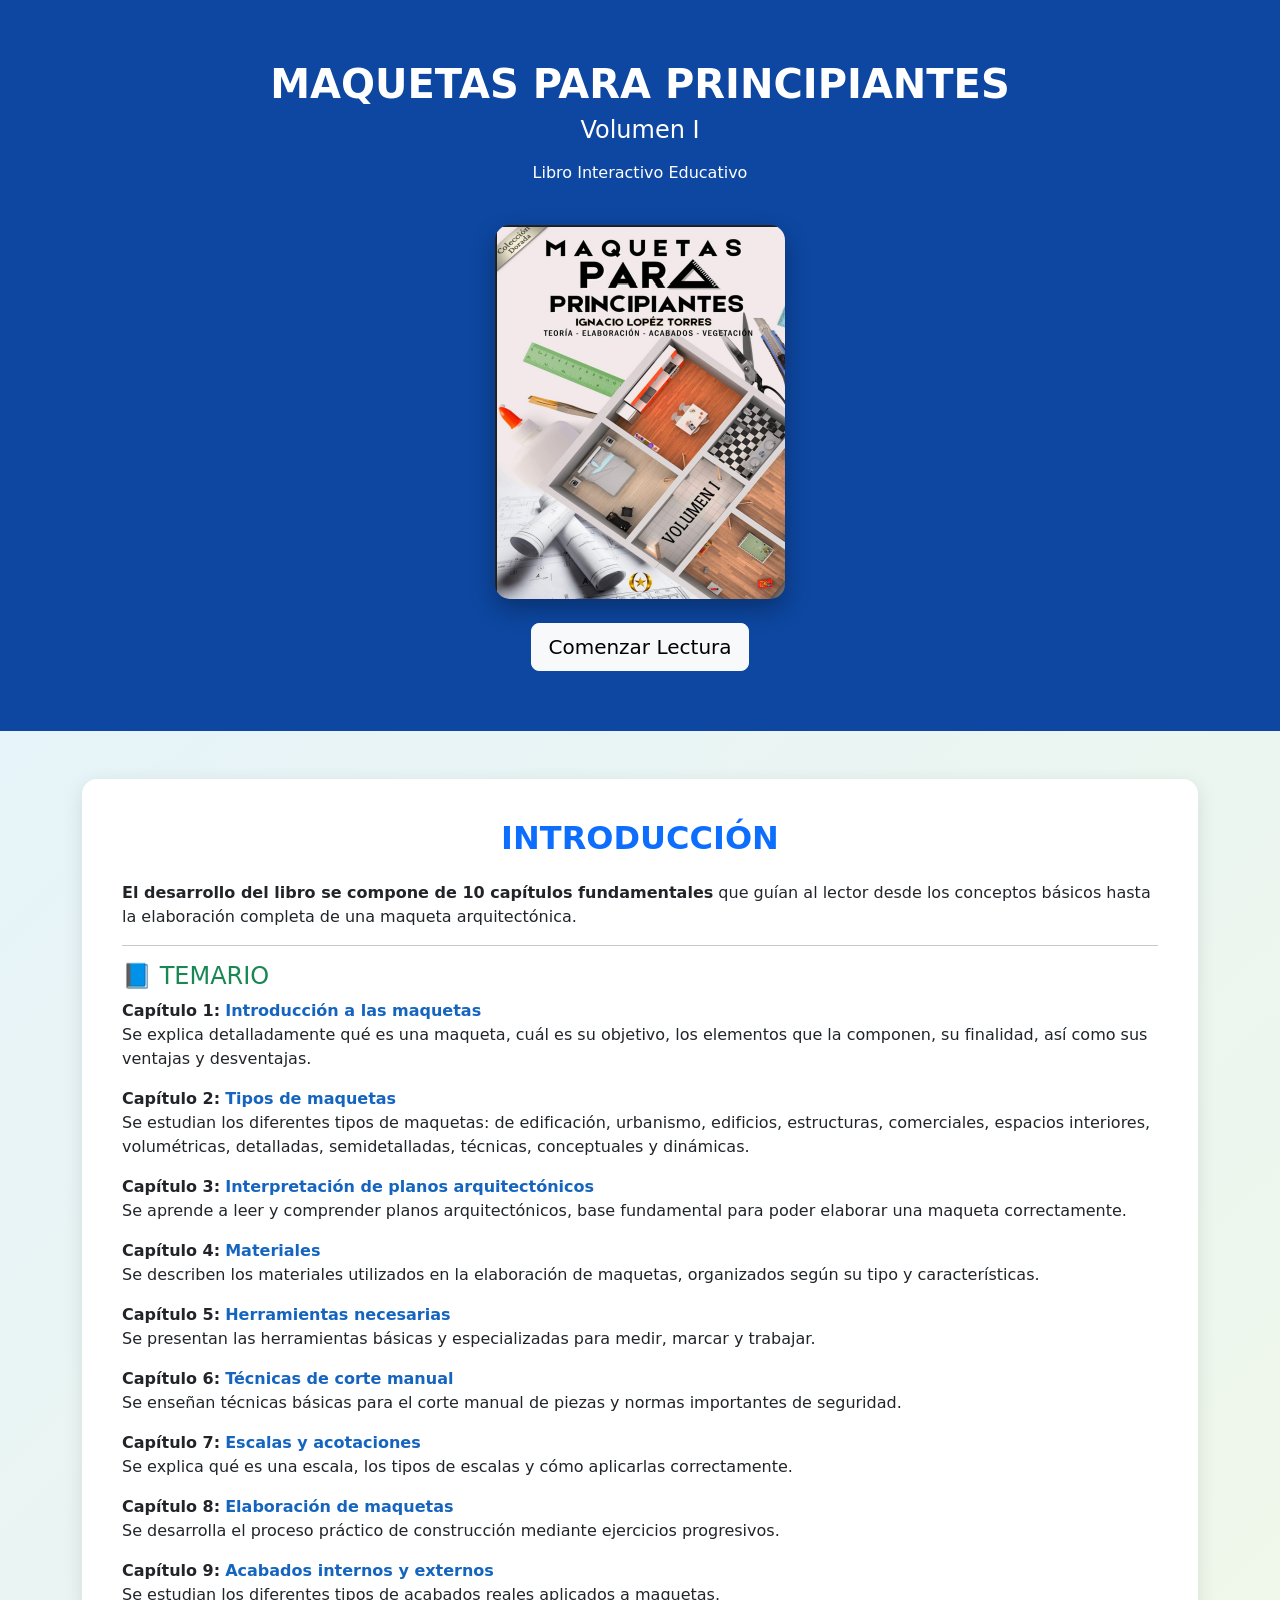
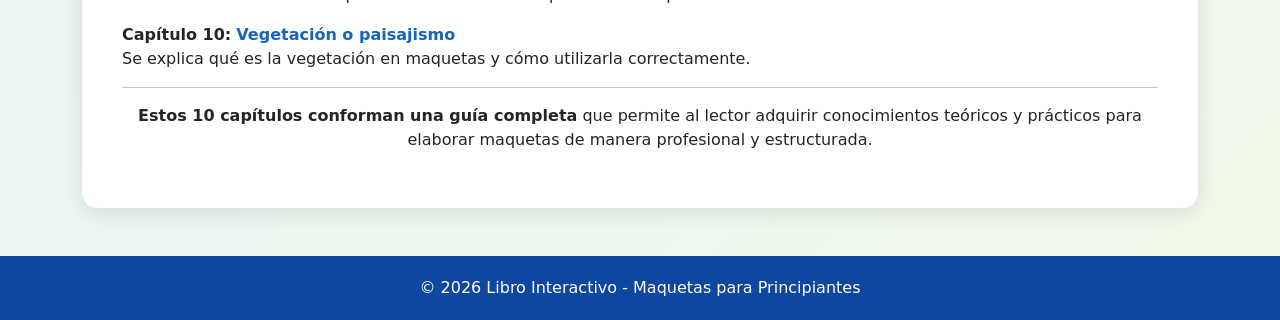
<file: index.html>
<!DOCTYPE html>
<html lang="es">
<head>
    <meta charset="UTF-8">
    <meta name="viewport" content="width=device-width, initial-scale=1.0">
    <title>Libro Interactivo: Maquetas para Principiantes</title>

    <!-- Bootstrap CSS -->
    <link href="https://cdn.jsdelivr.net/npm/bootstrap@5.3.2/dist/css/bootstrap.min.css" rel="stylesheet">

    <style>
        body {
            background: linear-gradient(135deg, #e3f2fd, #f1f8e9);
        }

        .hero-section {
            background-color: #0d47a1;
            color: white;
            padding: 60px 20px;
        }

        .hero-section h1 {
            font-weight: bold;
        }

        .portada-img {
            max-width: 300px;
            border-radius: 15px;
            box-shadow: 0px 10px 25px rgba(0,0,0,0.3);
        }

        .intro-section {
            background-color: white;
            border-radius: 15px;
            padding: 40px;
            box-shadow: 0px 5px 20px rgba(0,0,0,0.1);
        }

        .chapter-link {
            text-decoration: none;
            font-weight: bold;
            color: #1565c0;
        }

        .chapter-link:hover {
            color: #2e7d32;
        }

        footer {
            background-color: #0d47a1;
            color: white;
            padding: 20px;
        }
    </style>
</head>
<body>

    <!-- PORTADA -->
    <section class="hero-section text-center">
        <div class="container">
            <h1>MAQUETAS PARA PRINCIPIANTES</h1>
            <h4>Volumen I</h4>
            <p class="mt-3">Libro Interactivo Educativo</p>

            <!-- Imagen portada -->
            <img src="LIBRO/Portada.png" alt="Portada del libro" class="portada-img mt-4">

            <div class="mt-4">
                <a href="#introduccion" class="btn btn-light btn-lg">Comenzar Lectura</a>
            </div>
        </div>
    </section>

    <!-- INTRODUCCIÓN -->
    <section id="introduccion" class="container my-5">
        <div class="intro-section">

            <h2 class="text-center mb-4 text-primary"><b>INTRODUCCIÓN</b></h2>

            <p><b>El desarrollo del libro se compone de 10 capítulos fundamentales</b> que guían al lector desde los conceptos básicos hasta la elaboración completa de una maqueta arquitectónica.</p>

            <hr>

            <h4 class="text-success">📘 TEMARIO</h4>

            <p><b>Capítulo 1:</b> <a href="cap1.html" class="chapter-link">Introducción a las maquetas</a><br>
            Se explica detalladamente qué es una maqueta, cuál es su objetivo, los elementos que la componen, su finalidad, así como sus ventajas y desventajas.</p>

            <p><b>Capítulo 2:</b> <a href="cap.html" class="chapter-link">Tipos de maquetas</a><br>
            Se estudian los diferentes tipos de maquetas: de edificación, urbanismo, edificios, estructuras, comerciales, espacios interiores, volumétricas, detalladas, semidetalladas, técnicas, conceptuales y dinámicas.</p>

            <p><b>Capítulo 3:</b> <a href="cap3.html" class="chapter-link">Interpretación de planos arquitectónicos</a><br>
            Se aprende a leer y comprender planos arquitectónicos, base fundamental para poder elaborar una maqueta correctamente.</p>

            <p><b>Capítulo 4:</b> <a href="cap4.html" class="chapter-link">Materiales</a><br>
            Se describen los materiales utilizados en la elaboración de maquetas, organizados según su tipo y características.</p>

            <p><b>Capítulo 5:</b> <a href="cap5.html" class="chapter-link">Herramientas necesarias</a><br>
            Se presentan las herramientas básicas y especializadas para medir, marcar y trabajar.</p>

            <p><b>Capítulo 6:</b> <a href="cap6.html" class="chapter-link">Técnicas de corte manual</a><br>
            Se enseñan técnicas básicas para el corte manual de piezas y normas importantes de seguridad.</p>

            <p><b>Capítulo 7:</b> <a href="cap7.html" class="chapter-link">Escalas y acotaciones</a><br>
            Se explica qué es una escala, los tipos de escalas y cómo aplicarlas correctamente.</p>

            <p><b>Capítulo 8:</b> <a href="cap8.html" class="chapter-link">Elaboración de maquetas</a><br>
            Se desarrolla el proceso práctico de construcción mediante ejercicios progresivos.</p>

            <p><b>Capítulo 9:</b> <a href="cap9.html" class="chapter-link">Acabados internos y externos</a><br>
            Se estudian los diferentes tipos de acabados reales aplicados a maquetas.</p>

            <p><b>Capítulo 10:</b> <a href="cap10.html" class="chapter-link">Vegetación o paisajismo</a><br>
            Se explica qué es la vegetación en maquetas y cómo utilizarla correctamente.</p>

            <hr>

            <p class="text-center"><b>Estos 10 capítulos conforman una guía completa</b> que permite al lector adquirir conocimientos teóricos y prácticos para elaborar maquetas de manera profesional y estructurada.</p>

        </div>
    </section>

    <footer class="text-center">
        © 2026 Libro Interactivo - Maquetas para Principiantes
    </footer>

    <!-- Bootstrap JS -->
    <script src="https://cdn.jsdelivr.net/npm/bootstrap@5.3.2/dist/js/bootstrap.bundle.min.js"></script>

</body>
</html>
</file>
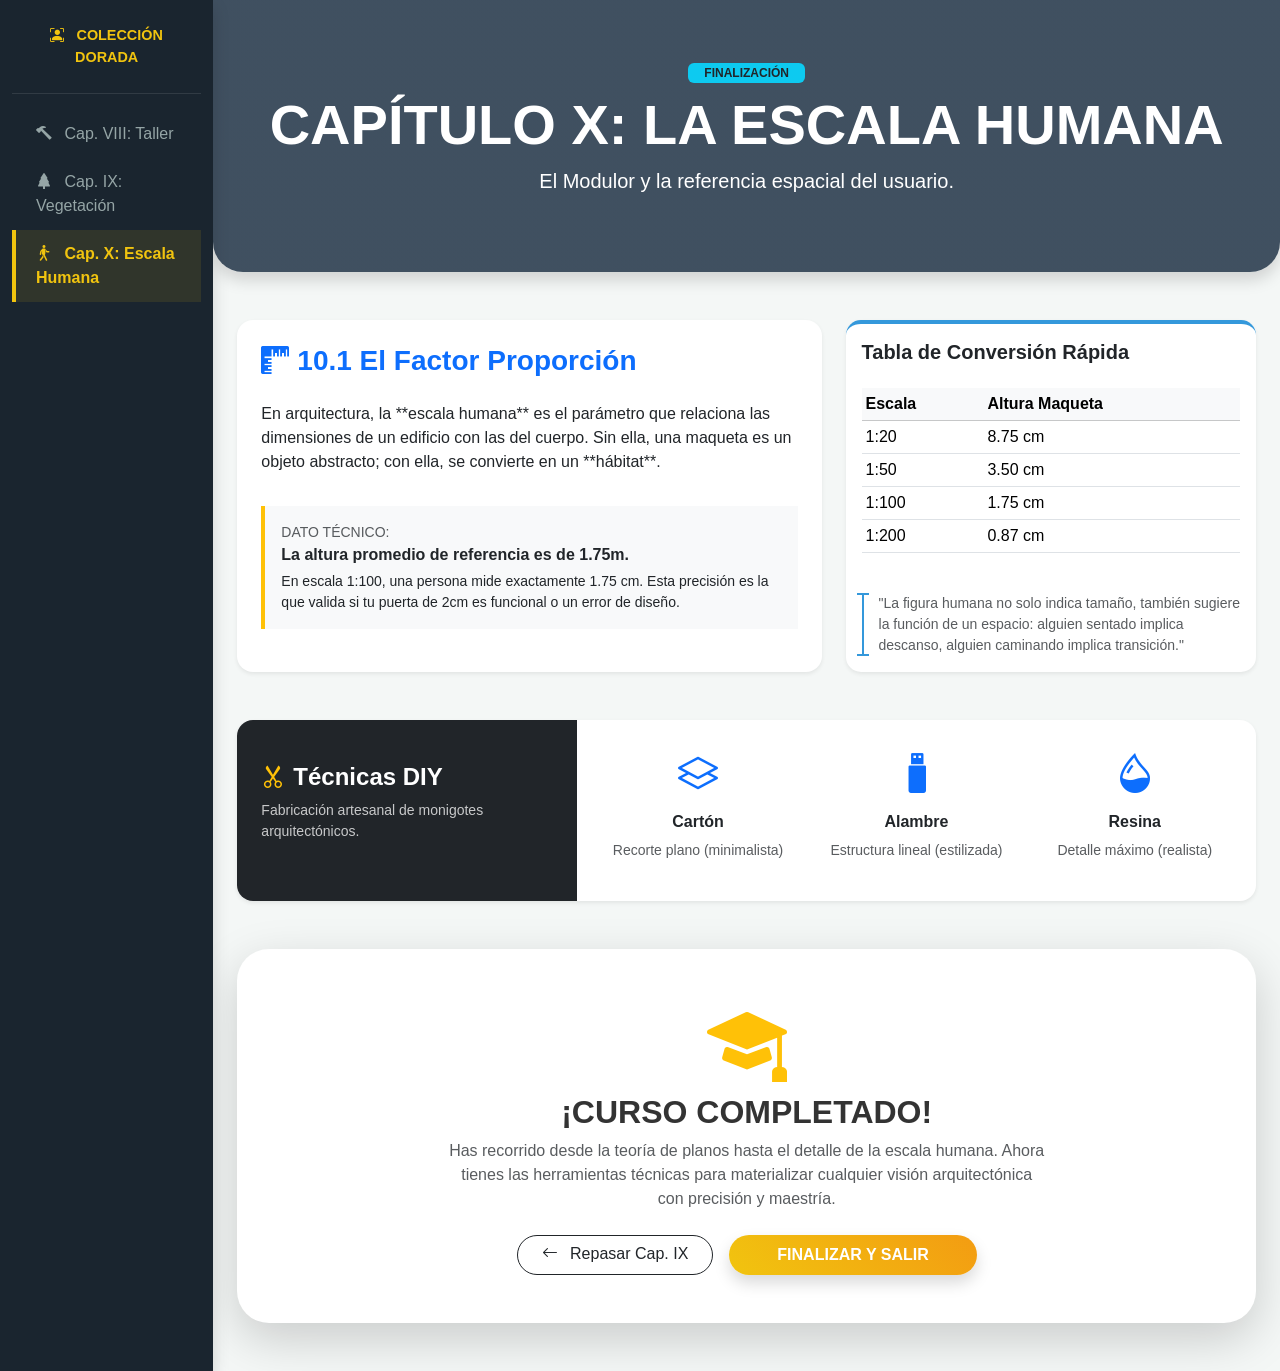
<file: CAPITULO10.html>
<!DOCTYPE html>
<html lang="es">
<head>
    <meta charset="UTF-8">
    <meta name="viewport" content="width=device-width, initial-scale=1.0">
    <title>Capítulo 10: Escala Humana - Colección Dorada</title>
    <link href="https://cdn.jsdelivr.net/npm/bootstrap@5.3.0/dist/css/bootstrap.min.css" rel="stylesheet">
    <link rel="stylesheet" href="https://cdn.jsdelivr.net/npm/bootstrap-icons@1.11.0/font/bootstrap-icons.css">
    <style>
        :root { 
            --arch-dark: #2c3e50; 
            --arch-accent: #f1c40f; 
            --arch-blue: #3498db;
            --arch-light: #f8f9fa;
        }
        
        body { font-family: 'Segoe UI', sans-serif; background-color: #f4f7f6; color: #333; }
        
        /* Sidebar Consistente */
        .sidebar { background: #1a252f; color: white; min-height: 100vh; position: sticky; top: 0; z-index: 1000; }
        .sidebar-header { color: var(--arch-accent); padding: 25px 15px; text-transform: uppercase; font-weight: 700; border-bottom: 1px solid rgba(255,255,255,0.1); font-size: 0.9rem; }
        .nav-link { color: #95a5a6; padding: 12px 20px; transition: 0.3s; border-left: 4px solid transparent; }
        .nav-link:hover { color: var(--arch-accent); background: rgba(255,255,255,0.05); }
        .nav-link.active { color: var(--arch-accent); background: rgba(241, 196, 15, 0.1); border-left: 4px solid var(--arch-accent); font-weight: 600; }

        /* Hero Escala Humana */
        .bg-human { 
            background: linear-gradient(rgba(44, 62, 80, 0.9), rgba(44, 62, 80, 0.9)), url('https://images.unsplash.com/photo-1503387762-592dea58ef23?auto=format&fit=crop&q=80&w=1000'); 
            background-size: cover; color: white; padding: 60px 0; border-radius: 0 0 30px 30px;
        }

        .scale-card { border: none; border-radius: 15px; background: white; transition: 0.3s; border-top: 4px solid var(--arch-blue); }
        .scale-card:hover { transform: translateY(-5px); box-shadow: 0 12px 24px rgba(0,0,0,0.1); }
        
        .measure-line { border-left: 2px solid var(--arch-blue); padding-left: 15px; position: relative; }
        .measure-line::before { content: ''; position: absolute; left: -7px; top: 0; width: 12px; height: 2px; background: var(--arch-blue); }
        .measure-line::after { content: ''; position: absolute; left: -7px; bottom: 0; width: 12px; height: 2px; background: var(--arch-blue); }

        .btn-finish { background: linear-gradient(45deg, #f1c40f, #f39c12); border: none; color: white; transition: 0.3s; }
        .btn-finish:hover { transform: scale(1.05); box-shadow: 0 5px 15px rgba(241, 196, 15, 0.4); color: white; }
    </style>
</head>
<body>

<div class="container-fluid">
    <div class="row">
        <nav class="col-md-3 col-lg-2 d-md-block sidebar shadow">
            <div class="sidebar-header text-center">
                <i class="bi bi-person-bounding-box me-2"></i> Colección Dorada
            </div>
            <ul class="nav flex-column mt-3">
                <li class="nav-item"><a class="nav-link" href="CAPITULO8.html"><i class="bi bi-hammer me-2"></i> Cap. VIII: Taller</a></li>
                <li class="nav-item"><a class="nav-link" href="CAPITULO9.html"><i class="bi bi-tree-fill me-2"></i> Cap. IX: Vegetación</a></li>
                <li class="nav-item"><a class="nav-link active" href="CAPITULO10.html"><i class="bi bi-person-walking me-2"></i> Cap. X: Escala Humana</a></li>
            </ul>
        </nav>

        <main class="col-md-9 ms-sm-auto col-lg-10 p-0">
            <header class="bg-human text-center shadow">
                <div class="container px-4">
                    <span class="badge bg-info text-dark mb-2 px-3 fw-bold">FINALIZACIÓN</span>
                    <h1 class="display-4 fw-bold text-uppercase">Capítulo X: La Escala Humana</h1>
                    <p class="lead opacity-90">El Modulor y la referencia espacial del usuario.</p>
                </div>
            </header>

            <div class="container my-5 px-4">
                <div class="row g-4 align-items-stretch">
                    <div class="col-lg-7">
                        <div class="card border-0 shadow-sm rounded-4 p-4 h-100">
                            <h3 class="fw-bold mb-4 text-primary"><i class="bi bi-rulers me-2"></i>10.1 El Factor Proporción</h3>
                            <p>En arquitectura, la **escala humana** es el parámetro que relaciona las dimensiones de un edificio con las del cuerpo. Sin ella, una maqueta es un objeto abstracto; con ella, se convierte en un **hábitat**.</p>
                            
                            

                            <div class="p-3 bg-light border-start border-4 border-warning mt-3">
                                <small class="text-muted d-block">DATO TÉCNICO:</small>
                                <strong>La altura promedio de referencia es de 1.75m.</strong> 
                                <p class="small mb-0 mt-1">En escala 1:100, una persona mide exactamente 1.75 cm. Esta precisión es la que valida si tu puerta de 2cm es funcional o un error de diseño.</p>
                            </div>
                        </div>
                    </div>

                    <div class="col-lg-5">
                        <div class="card scale-card shadow-sm h-100">
                            <div class="card-body">
                                <h5 class="fw-bold mb-4">Tabla de Conversión Rápida</h5>
                                <div class="table-responsive">
                                    <table class="table table-sm">
                                        <thead class="table-light">
                                            <tr>
                                                <th>Escala</th>
                                                <th>Altura Maqueta</th>
                                            </tr>
                                        </thead>
                                        <tbody>
                                            <tr><td>1:20</td><td>8.75 cm</td></tr>
                                            <tr><td>1:50</td><td>3.50 cm</td></tr>
                                            <tr><td>1:100</td><td>1.75 cm</td></tr>
                                            <tr><td>1:200</td><td>0.87 cm</td></tr>
                                        </tbody>
                                    </table>
                                </div>
                                <div class="measure-line mt-4">
                                    <p class="small text-muted mb-0">"La figura humana no solo indica tamaño, también sugiere la función de un espacio: alguien sentado implica descanso, alguien caminando implica transición."</p>
                                </div>
                            </div>
                        </div>
                    </div>

                    <div class="col-md-12">
                        <div class="card border-0 shadow-sm rounded-4 overflow-hidden mt-4">
                            <div class="row g-0">
                                <div class="col-md-4 bg-dark text-white d-flex flex-column justify-content-center p-4">
                                    <h4 class="fw-bold"><i class="bi bi-scissors me-2 text-warning"></i>Técnicas DIY</h4>
                                    <p class="small opacity-75">Fabricación artesanal de monigotes arquitectónicos.</p>
                                </div>
                                <div class="col-md-8 p-4">
                                    <div class="row text-center">
                                        <div class="col-4">
                                            <i class="bi bi-layers fs-1 text-primary"></i>
                                            <h6 class="mt-2 fw-bold">Cartón</h6>
                                            <p class="small text-muted">Recorte plano (minimalista)</p>
                                        </div>
                                        <div class="col-4">
                                            <i class="bi bi-usb-drive-fill fs-1 text-primary" style="transform: rotate(90deg);"></i>
                                            <h6 class="mt-2 fw-bold">Alambre</h6>
                                            <p class="small text-muted">Estructura lineal (estilizada)</p>
                                        </div>
                                        <div class="col-4">
                                            <i class="bi bi-droplet-half fs-1 text-primary"></i>
                                            <h6 class="mt-2 fw-bold">Resina</h6>
                                            <p class="small text-muted">Detalle máximo (realista)</p>
                                        </div>
                                    </div>
                                </div>
                            </div>
                        </div>
                    </div>
                </div>

                <div class="mt-5 text-center p-5 bg-white rounded-5 shadow-lg">
                    <i class="bi bi-mortarboard-fill display-1 text-warning mb-4"></i>
                    <h2 class="fw-bold">¡CURSO COMPLETADO!</h2>
                    <p class="text-muted mx-auto" style="max-width: 600px;">Has recorrido desde la teoría de planos hasta el detalle de la escala humana. Ahora tienes las herramientas técnicas para materializar cualquier visión arquitectónica con precisión y maestría.</p>
                    
                    <div class="d-flex justify-content-center gap-3 mt-4">
                        <a href="CAPITULO9.html" class="btn btn-outline-dark px-4 rounded-pill"><i class="bi bi-arrow-left me-2"></i> Repasar Cap. IX</a>
                        <a href="index.html" class="btn btn-finish px-5 py-2 rounded-pill fw-bold shadow">FINALIZAR Y SALIR</a>
                    </div>
                </div>
            </div>
        </main>
    </div>
</div>

<script src="https://cdn.jsdelivr.net/npm/bootstrap@5.3.0/dist/js/bootstrap.bundle.min.js"></script>
</body>
</html>
</file>
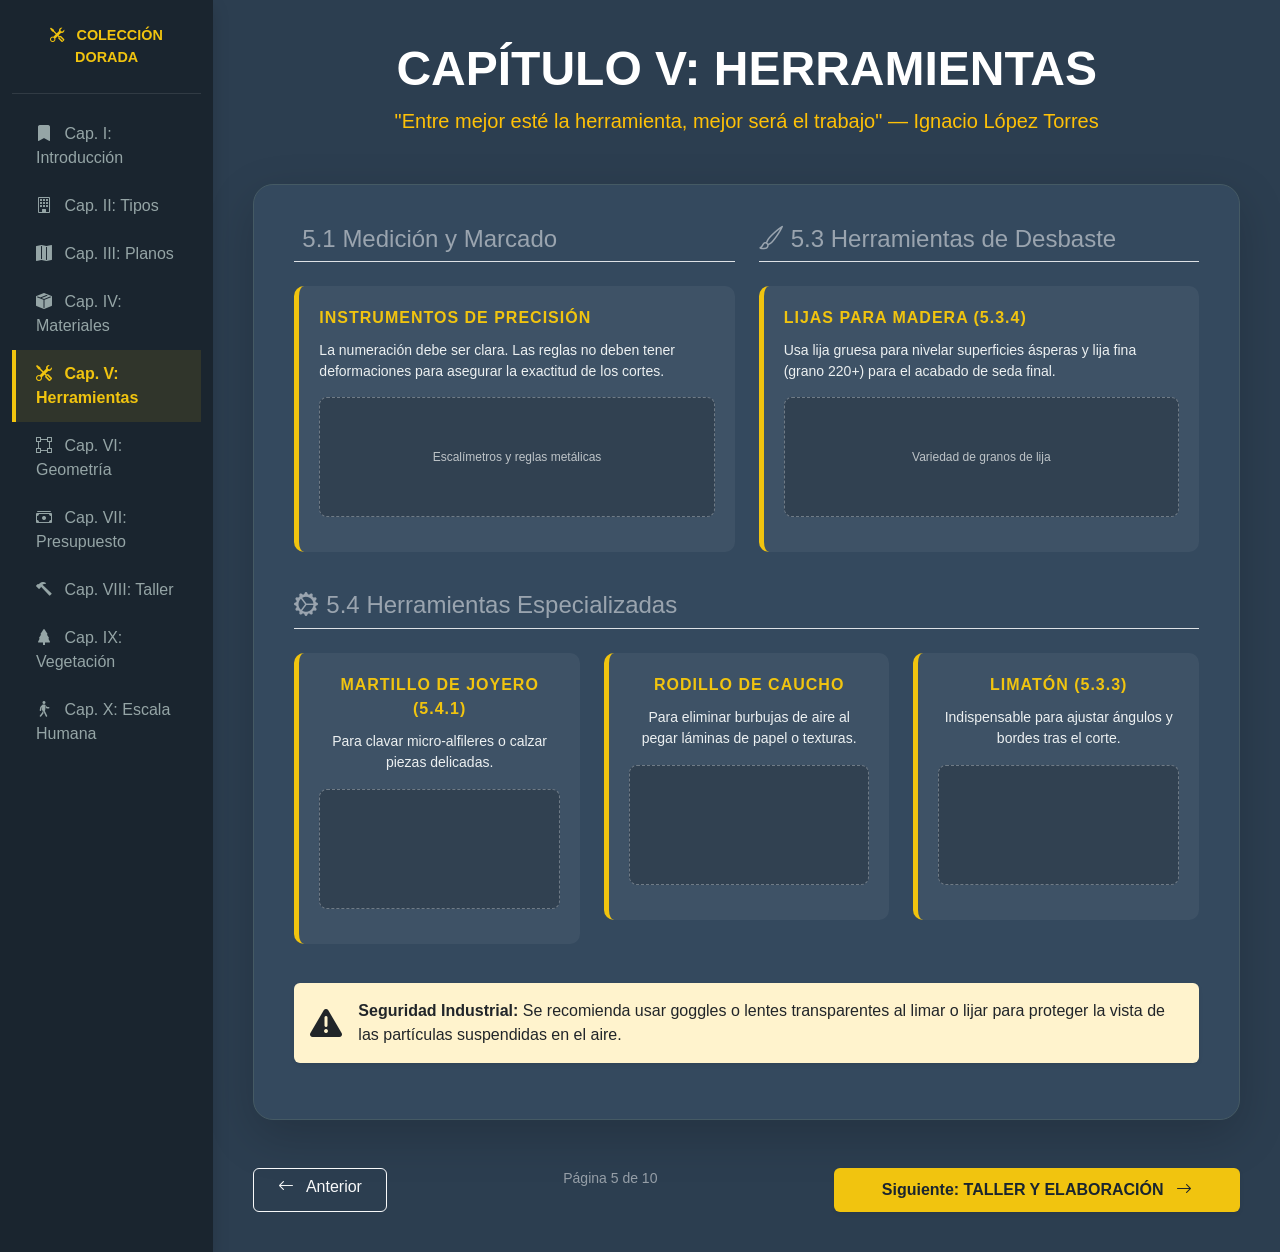
<file: CAPITULO5.html>
<!DOCTYPE html>
<html lang="es">
<head>
    <meta charset="UTF-8">
    <meta name="viewport" content="width=device-width, initial-scale=1.0">
    <title>Capítulo 5: Herramientas - Colección Dorada</title>
    <link href="https://cdn.jsdelivr.net/npm/bootstrap@5.3.0/dist/css/bootstrap.min.css" rel="stylesheet">
    <link href="https://cdnjs.cloudflare.com/ajax/libs/font-awesome/6.0.0/css/all.min.css" rel="stylesheet">
    <link rel="stylesheet" href="https://cdn.jsdelivr.net/npm/bootstrap-icons@1.11.0/font/bootstrap-icons.css">
    <style>
        :root { 
            --arch-gold: #f1c40f; 
            --arch-dark: #1a252f; 
            --arch-bg: #2c3e50;
            --arch-card: #34495e;
        }
        
        body { font-family: 'Open Sans', sans-serif; background-color: var(--arch-bg); color: #ecf0f1; }
        
        /* Sidebar Estilo Unificado */
        .sidebar { background: var(--arch-dark); color: white; min-height: 100vh; position: sticky; top: 0; z-index: 1000; }
        .sidebar-header { color: var(--arch-gold); padding: 25px 15px; text-transform: uppercase; font-weight: 700; border-bottom: 1px solid rgba(255,255,255,0.1); font-size: 0.9rem; }
        .nav-link { color: #95a5a6; padding: 12px 20px; transition: 0.3s; border-left: 4px solid transparent; }
        .nav-link:hover { color: var(--arch-gold); background: rgba(255,255,255,0.05); }
        .nav-link.active { color: var(--arch-gold); background: rgba(241, 196, 15, 0.1); border-left: 4px solid var(--arch-gold); font-weight: 600; }

        /* Contenido y Herramientas */
        .main-content { padding: 40px; }
        .tool-box { background: var(--arch-card); padding: 40px; border-radius: 20px; border: 1px solid #455a64; }
        .tool-item { background: rgba(255,255,255,0.05); padding: 20px; border-radius: 10px; margin-bottom: 15px; border-left: 5px solid var(--arch-gold); transition: 0.3s; }
        .tool-item:hover { background: rgba(255,255,255,0.1); }
        .tool-title { color: var(--arch-gold); font-weight: bold; text-transform: uppercase; letter-spacing: 1px; margin-bottom: 10px; display: block; }
        
        /* Contenedores de Imágenes */
        .img-placeholder {
            background: rgba(0,0,0,0.2); border: 1px dashed rgba(255,255,255,0.3); border-radius: 8px;
            margin: 15px 0; min-height: 120px; display: flex;
            align-items: center; justify-content: center; flex-direction: column;
            color: #bdc3c7; font-size: 0.75rem; text-align: center; padding: 10px;
        }

        .btn-next { background-color: var(--arch-gold); color: var(--arch-dark); font-weight: bold; border: none; padding: 10px 30px; }
        .btn-next:hover { background-color: #d4ac0d; color: var(--arch-dark); }
    </style>
</head>
<body>

<div class="container-fluid">
    <div class="row">
        <nav class="col-md-3 col-lg-2 d-md-block sidebar shadow">
            <div class="sidebar-header text-center">
                <i class="bi bi-tools me-2"></i> Colección Dorada
            </div>
            <ul class="nav flex-column mt-3">
                <li class="nav-item"><a class="nav-link" href="CAPITULO1.html"><i class="bi bi-bookmark-fill me-2"></i> Cap. I: Introducción</a></li>
                <li class="nav-item"><a class="nav-link" href="CAPITULO2.html"><i class="bi bi-building me-2"></i> Cap. II: Tipos</a></li>
                <li class="nav-item"><a class="nav-link" href="CAPITULO3.html"><i class="bi bi-map-fill me-2"></i> Cap. III: Planos</a></li>
                <li class="nav-item"><a class="nav-link" href="CAPITULO4.html"><i class="bi bi-box-seam-fill me-2"></i> Cap. IV: Materiales</a></li>
                <li class="nav-item"><a class="nav-link active" href="CAPITULO5.html"><i class="bi bi-tools me-2"></i> Cap. V: Herramientas</a></li>
                <li class="nav-item"><a class="nav-link" href="CAPITULO6.html"><i class="bi bi-bounding-box me-2"></i> Cap. VI: Geometría</a></li>
                <li class="nav-item"><a class="nav-link" href="CAPITULO7.html"><i class="bi bi-cash-stack me-2"></i> Cap. VII: Presupuesto</a></li>
                <li class="nav-item"><a class="nav-link" href="CAPITULO8.html"><i class="bi bi-hammer me-2"></i> Cap. VIII: Taller</a></li>
                <li class="nav-item"><a class="nav-link" href="CAPITULO9.html"><i class="bi bi-tree-fill me-2"></i> Cap. IX: Vegetación</a></li>
                <li class="nav-item"><a class="nav-link" href="CAPITULO10.html"><i class="bi bi-person-walking me-2"></i> Cap. X: Escala Humana</a></li>
            </ul>
        </nav>

        <main class="col-md-9 ms-sm-auto col-lg-10 main-content">
            <div class="text-center mb-5">
                <h1 class="display-5 fw-bold text-white">CAPÍTULO V: HERRAMIENTAS</h1>
                <p class="text-warning lead">"Entre mejor esté la herramienta, mejor será el trabajo" — Ignacio López Torres</p>
            </div>

            <div class="tool-box shadow-lg">
                <div class="row">
                    <div class="col-md-6">
                        <h4 class="mb-4 border-bottom pb-2 text-white-50"><i class="bi bi-ruler me-2"></i>5.1 Medición y Marcado</h4>
                        <div class="tool-item">
                            <span class="tool-title">Instrumentos de Precisión</span>
                            <p class="small mb-2">La numeración debe ser clara. Las reglas no deben tener deformaciones para asegurar la exactitud de los cortes.</p>
                            <div class="img-placeholder">
                                
                                <span>Escalímetros y reglas metálicas</span>
                            </div>
                        </div>
                    </div>

                    <div class="col-md-6">
                        <h4 class="mb-4 border-bottom pb-2 text-white-50"><i class="bi bi-brush me-2"></i>5.3 Herramientas de Desbaste</h4>
                        <div class="tool-item">
                            <span class="tool-title">Lijas para Madera (5.3.4)</span>
                            <p class="small mb-2">Usa lija gruesa para nivelar superficies ásperas y lija fina (grano 220+) para el acabado de seda final.</p>
                            <div class="img-placeholder">
                                
                                <span>Variedad de granos de lija</span>
                            </div>
                        </div>
                    </div>

                    <div class="col-md-12 mt-4">
                        <h4 class="mb-4 border-bottom pb-2 text-white-50"><i class="bi bi-gear-wide-connected me-2"></i>5.4 Herramientas Especializadas</h4>
                        <div class="row">
                            <div class="col-md-4">
                                <div class="tool-item text-center">
                                    <span class="tool-title">Martillo de Joyero (5.4.1)</span>
                                    <p class="small">Para clavar micro-alfileres o calzar piezas delicadas.</p>
                                    <div class="img-placeholder">
                                        
                                    </div>
                                </div>
                            </div>
                            <div class="col-md-4">
                                <div class="tool-item text-center">
                                    <span class="tool-title">Rodillo de Caucho</span>
                                    <p class="small">Para eliminar burbujas de aire al pegar láminas de papel o texturas.</p>
                                    <div class="img-placeholder">
                                        
                                    </div>
                                </div>
                            </div>
                            <div class="col-md-4">
                                <div class="tool-item text-center">
                                    <span class="tool-title">Limatón (5.3.3)</span>
                                    <p class="small">Indispensable para ajustar ángulos y bordes tras el corte.</p>
                                    <div class="img-placeholder">
                                        
                                    </div>
                                </div>
                            </div>
                        </div>
                    </div>
                </div>

                <div class="alert alert-warning mt-4 text-dark border-0 shadow-sm d-flex align-items-center">
                    <i class="fas fa-exclamation-triangle fa-2x me-3"></i>
                    <div>
                        <strong>Seguridad Industrial:</strong> Se recomienda usar goggles o lentes transparentes al limar o lijar para proteger la vista de las partículas suspendidas en el aire.
                    </div>
                </div>
            </div>

            <div class="d-flex justify-content-between mt-5">
                <a href="CAPITULO4.html" class="btn btn-outline-light px-4"><i class="bi bi-arrow-left me-2"></i> Anterior</a>
                <div class="text-center text-white-50 small">Página 5 de 10</div>
                <a href="CAPITULO6.html" class="btn btn-next px-5 shadow-sm">Siguiente: TALLER Y ELABORACIÓN <i class="bi bi-arrow-right ms-2"></i></a>
            </div>
        </main>
    </div>
</div>

<script src="https://cdn.jsdelivr.net/npm/bootstrap@5.3.0/dist/js/bootstrap.bundle.min.js"></script>
</body>
</html>
</file>
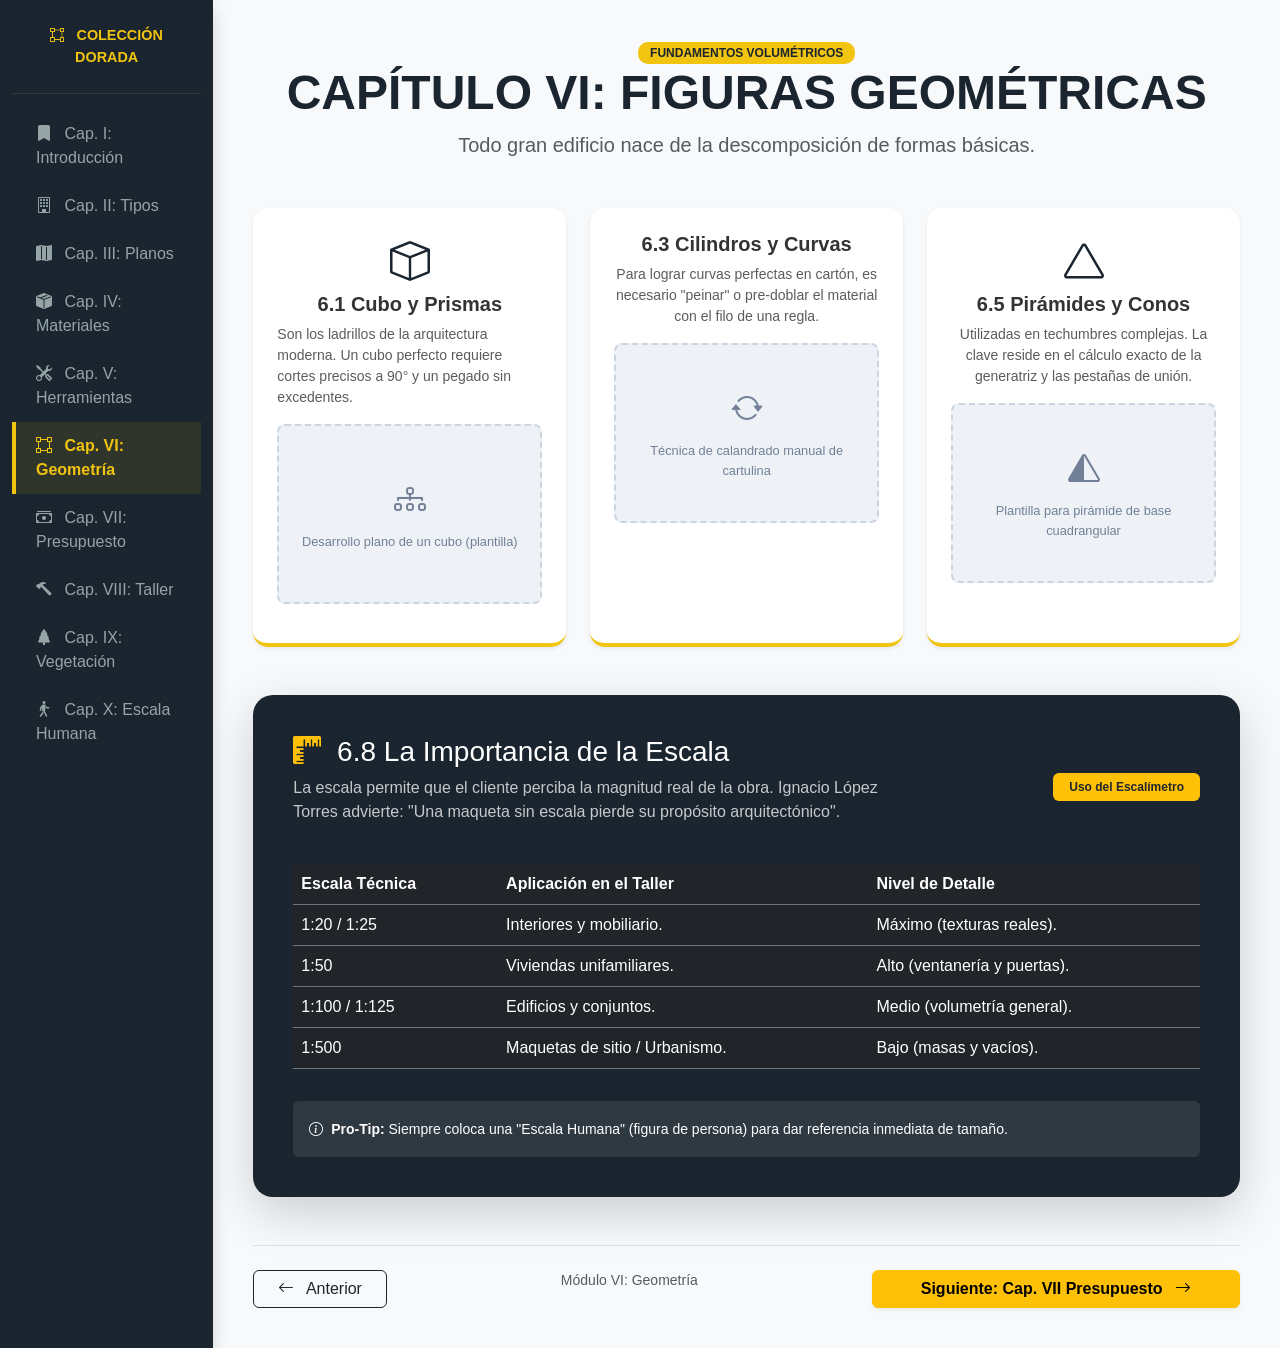
<file: CAPITULO6.html>
<!DOCTYPE html>
<html lang="es">
<head>
    <meta charset="UTF-8">
    <meta name="viewport" content="width=device-width, initial-scale=1.0">
    <title>Capítulo 6: Geometría y Escala - Colección Dorada</title>
    <link href="https://cdn.jsdelivr.net/npm/bootstrap@5.3.0/dist/css/bootstrap.min.css" rel="stylesheet">
    <link rel="stylesheet" href="https://cdn.jsdelivr.net/npm/bootstrap-icons@1.11.0/font/bootstrap-icons.css">
    <style>
        :root { 
            --arch-dark: #1a252f; 
            --arch-gold: #f1c40f; 
            --arch-bg: #f8f9fa;
        }

        body { font-family: 'Open Sans', sans-serif; background-color: var(--arch-bg); color: #333; }
        
        /* Sidebar Unificado */
        .sidebar { background: var(--arch-dark); color: white; min-height: 100vh; position: sticky; top: 0; }
        .sidebar-header { color: var(--arch-gold); padding: 25px 15px; text-transform: uppercase; font-weight: 700; border-bottom: 1px solid rgba(255,255,255,0.1); font-size: 0.9rem; }
        .nav-link { color: #95a5a6; padding: 12px 20px; transition: 0.3s; border-left: 4px solid transparent; }
        .nav-link:hover { color: var(--arch-gold); background: rgba(255,255,255,0.05); }
        .nav-link.active { color: var(--arch-gold); background: rgba(241, 196, 15, 0.1); border-left: 4px solid var(--arch-gold); font-weight: 600; }

        /* Contenido Principal */
        .main-content { padding: 40px; }
        .geo-card { border: none; border-radius: 15px; background: white; transition: 0.4s; height: 100%; border-bottom: 4px solid var(--arch-gold); }
        .geo-card:hover { transform: translateY(-10px); box-shadow: 0 15px 30px rgba(0,0,0,0.1); }
        
        .shape-icon { font-size: 2.5rem; color: var(--arch-dark); margin-bottom: 15px; }
        
        .scale-info { background: var(--arch-dark); color: white; border-radius: 20px; padding: 40px; }
        
        /* Contenedores de Imágenes */
        .img-placeholder {
            background: #eef2f7; border: 2px dashed #cbd5e0; border-radius: 8px;
            margin: 15px 0; min-height: 180px; display: flex;
            align-items: center; justify-content: center; flex-direction: column;
            color: #718096; font-size: 0.8rem; text-align: center; padding: 15px;
        }

        .badge-step { background: var(--arch-gold); color: var(--arch-dark); font-weight: bold; padding: 4px 12px; border-radius: 10px; font-size: 0.75rem; }
    </style>
</head>
<body>

<div class="container-fluid">
    <div class="row">
        <nav class="col-md-3 col-lg-2 d-md-block sidebar shadow">
            <div class="sidebar-header text-center">
                <i class="bi bi-bounding-box me-2"></i> Colección Dorada
            </div>
            <ul class="nav flex-column mt-3">
                <li class="nav-item"><a class="nav-link" href="CAPITULO1.html"><i class="bi bi-bookmark-fill me-2"></i> Cap. I: Introducción</a></li>
                <li class="nav-item"><a class="nav-link" href="CAPITULO2.html"><i class="bi bi-building me-2"></i> Cap. II: Tipos</a></li>
                <li class="nav-item"><a class="nav-link" href="CAPITULO3.html"><i class="bi bi-map-fill me-2"></i> Cap. III: Planos</a></li>
                <li class="nav-item"><a class="nav-link" href="CAPITULO4.html"><i class="bi bi-box-seam-fill me-2"></i> Cap. IV: Materiales</a></li>
                <li class="nav-item"><a class="nav-link" href="CAPITULO5.html"><i class="bi bi-tools me-2"></i> Cap. V: Herramientas</a></li>
                <li class="nav-item"><a class="nav-link active" href="CAPITULO6.html"><i class="bi bi-bounding-box me-2"></i> Cap. VI: Geometría</a></li>
                <li class="nav-item"><a class="nav-link" href="CAPITULO7.html"><i class="bi bi-cash-stack me-2"></i> Cap. VII: Presupuesto</a></li>
                <li class="nav-item"><a class="nav-link" href="CAPITULO8.html"><i class="bi bi-hammer me-2"></i> Cap. VIII: Taller</a></li>
                <li class="nav-item"><a class="nav-link" href="CAPITULO9.html"><i class="bi bi-tree-fill me-2"></i> Cap. IX: Vegetación</a></li>
                <li class="nav-item"><a class="nav-link" href="CAPITULO10.html"><i class="bi bi-person-walking me-2"></i> Cap. X: Escala Humana</a></li>
            </ul>
        </nav>

        <main class="col-md-9 ms-sm-auto col-lg-10 main-content">
            <header class="text-center mb-5">
                <span class="badge-step text-uppercase mb-2">Fundamentos Volumétricos</span>
                <h1 class="display-5 fw-bold text-uppercase" style="color: var(--arch-dark);">Capítulo VI: Figuras Geométricas</h1>
                <p class="lead text-muted">Todo gran edificio nace de la descomposición de formas básicas.</p>
            </header>

            <div class="row g-4">
                <div class="col-md-4">
                    <div class="geo-card p-4 shadow-sm">
                        <div class="text-center">
                            <i class="bi bi-box shape-icon"></i>
                            <h5 class="fw-bold">6.1 Cubo y Prismas</h5>
                        </div>
                        <p class="small text-muted">Son los ladrillos de la arquitectura moderna. Un cubo perfecto requiere cortes precisos a 90° y un pegado sin excedentes.</p>
                        <div class="img-placeholder">
                            <i class="bi bi-diagram-3 fs-2 mb-2"></i>
                            <span>Desarrollo plano de un cubo (plantilla)</span>
                        </div>
                    </div>
                </div>

                <div class="col-md-4">
                    <div class="geo-card p-4 shadow-sm text-center">
                        <i class="bi bi-circle-upside-down shape-icon"></i>
                        <h5 class="fw-bold">6.3 Cilindros y Curvas</h5>
                        <p class="small text-muted">Para lograr curvas perfectas en cartón, es necesario "peinar" o pre-doblar el material con el filo de una regla.</p>
                        <div class="img-placeholder">
                            <i class="bi bi-arrow-repeat fs-2 mb-2"></i>
                            <span>Técnica de calandrado manual de cartulina</span>
                        </div>
                    </div>
                </div>

                <div class="col-md-4">
                    <div class="geo-card p-4 shadow-sm text-center">
                        <i class="bi bi-triangle shape-icon"></i>
                        <h5 class="fw-bold">6.5 Pirámides y Conos</h5>
                        <p class="small text-muted">Utilizadas en techumbres complejas. La clave reside en el cálculo exacto de la generatriz y las pestañas de unión.</p>
                        <div class="img-placeholder">
                            <i class="bi bi-triangle-half fs-2 mb-2"></i>
                            <span>Plantilla para pirámide de base cuadrangular</span>
                        </div>
                    </div>
                </div>
            </div>

            <div class="row mt-5">
                <div class="col-12">
                    <div class="scale-info shadow-lg">
                        <div class="row align-items-center">
                            <div class="col-md-8">
                                <h3><i class="bi bi-rulers me-2 text-warning"></i> 6.8 La Importancia de la Escala</h3>
                                <p class="opacity-75">La escala permite que el cliente perciba la magnitud real de la obra. Ignacio López Torres advierte: "Una maqueta sin escala pierde su propósito arquitectónico".</p>
                            </div>
                            <div class="col-md-4 text-end">
                                <span class="badge bg-warning text-dark px-3 py-2">Uso del Escalímetro</span>
                            </div>
                        </div>
                        
                        <div class="table-responsive mt-4">
                            <table class="table table-dark table-hover border-secondary">
                                <thead class="text-warning">
                                    <tr>
                                        <th>Escala Técnica</th>
                                        <th>Aplicación en el Taller</th>
                                        <th>Nivel de Detalle</th>
                                    </tr>
                                </thead>
                                <tbody>
                                    <tr><td>1:20 / 1:25</td><td>Interiores y mobiliario.</td><td>Máximo (texturas reales).</td></tr>
                                    <tr><td>1:50</td><td>Viviendas unifamiliares.</td><td>Alto (ventanería y puertas).</td></tr>
                                    <tr><td>1:100 / 1:125</td><td>Edificios y conjuntos.</td><td>Medio (volumetría general).</td></tr>
                                    <tr><td>1:500</td><td>Maquetas de sitio / Urbanismo.</td><td>Bajo (masas y vacíos).</td></tr>
                                </tbody>
                            </table>
                        </div>
                        <div class="mt-3 p-3 bg-secondary bg-opacity-25 rounded">
                            <small><i class="bi bi-info-circle me-1"></i> <strong>Pro-Tip:</strong> Siempre coloca una "Escala Humana" (figura de persona) para dar referencia inmediata de tamaño.</small>
                        </div>
                    </div>
                </div>
            </div>

            <div class="d-flex justify-content-between mt-5 pt-4 border-top">
                <a href="CAPITULO5.html" class="btn btn-outline-dark px-4"><i class="bi bi-arrow-left me-2"></i> Anterior</a>
                <div class="text-center text-muted small">Módulo VI: Geometría</div>
                <a href="CAPITULO7.html" class="btn btn-warning px-5 fw-bold shadow-sm">Siguiente: Cap. VII Presupuesto <i class="bi bi-arrow-right ms-2"></i></a>
            </div>
        </main>
    </div>
</div>

<script src="https://cdn.jsdelivr.net/npm/bootstrap@5.3.0/dist/js/bootstrap.bundle.min.js"></script>
</body>
</html>
</file>
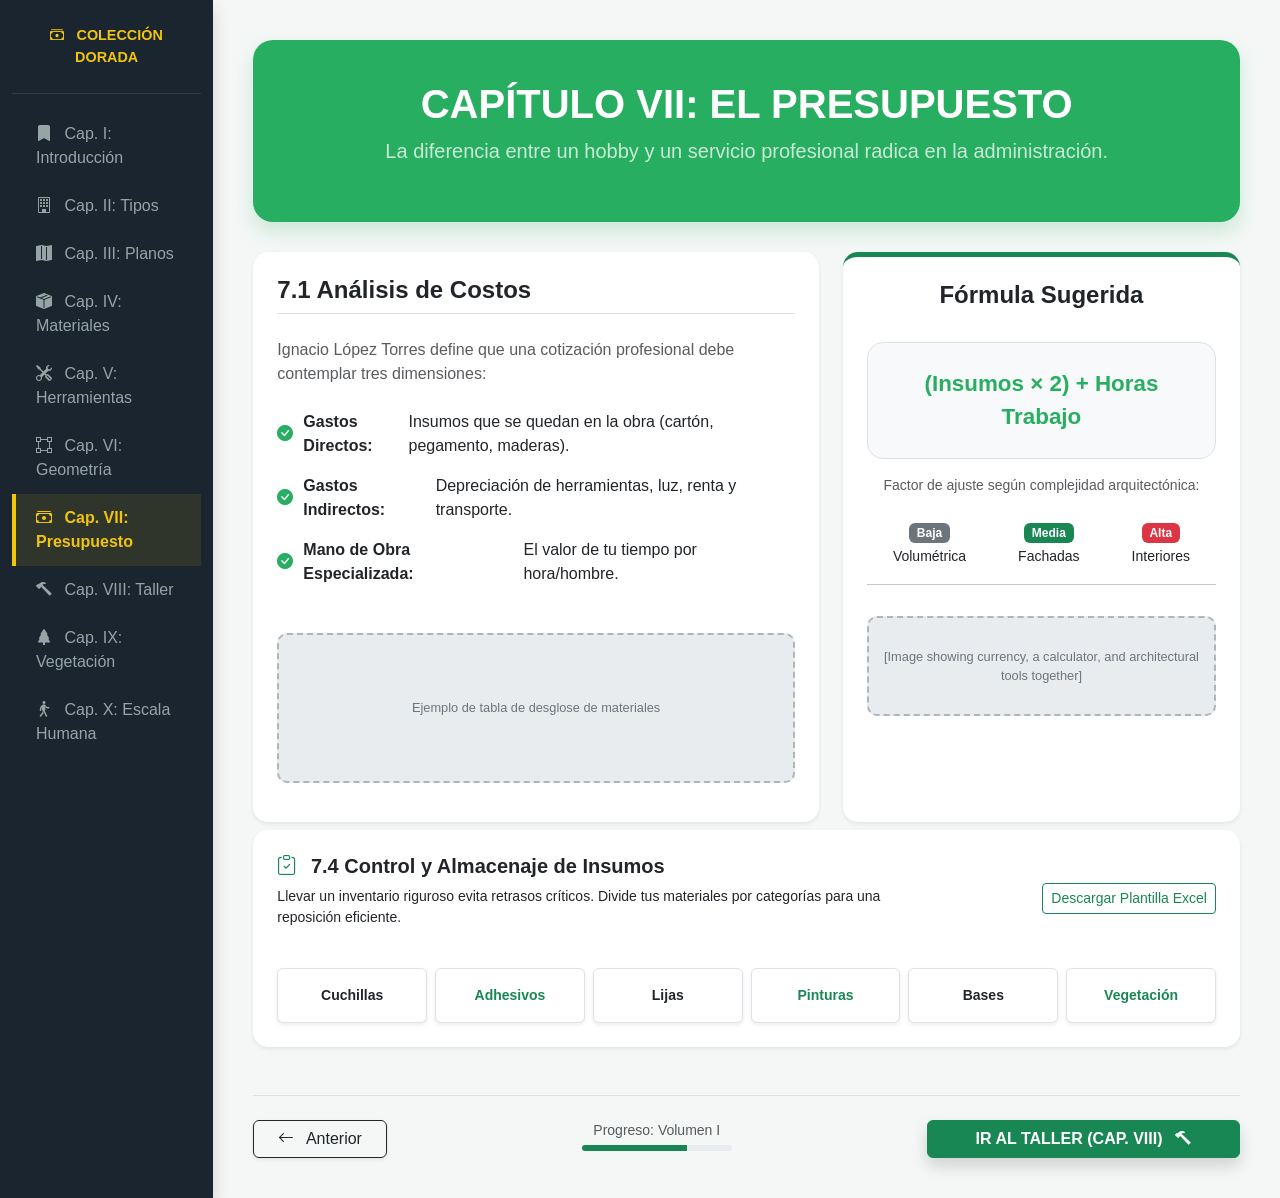
<file: CAPITULO7.html>
<!DOCTYPE html>
<html lang="es">
<head>
    <meta charset="UTF-8">
    <meta name="viewport" content="width=device-width, initial-scale=1.0">
    <title>Capítulo 7: Presupuesto - Colección Dorada</title>
    <link href="https://cdn.jsdelivr.net/npm/bootstrap@5.3.0/dist/css/bootstrap.min.css" rel="stylesheet">
    <link rel="stylesheet" href="https://cdn.jsdelivr.net/npm/bootstrap-icons@1.11.0/font/bootstrap-icons.css">
    <style>
        :root { 
            --arch-dark: #1a252f; 
            --arch-gold: #f1c40f; 
            --arch-green: #27ae60;
            --arch-bg: #f4f7f6;
        }

        body { font-family: 'Open Sans', sans-serif; background-color: var(--arch-bg); color: #333; }
        
        /* Sidebar Unificado */
        .sidebar { background: var(--arch-dark); color: white; min-height: 100vh; position: sticky; top: 0; z-index: 1000; }
        .sidebar-header { color: var(--arch-gold); padding: 25px 15px; text-transform: uppercase; font-weight: 700; border-bottom: 1px solid rgba(255,255,255,0.1); font-size: 0.9rem; }
        .nav-link { color: #95a5a6; padding: 12px 20px; transition: 0.3s; border-left: 4px solid transparent; }
        .nav-link:hover { color: var(--arch-gold); background: rgba(255,255,255,0.05); }
        .nav-link.active { color: var(--arch-gold); background: rgba(241, 196, 15, 0.1); border-left: 4px solid var(--arch-gold); font-weight: 600; }

        /* Contenido Presupuesto */
        .main-content { padding: 40px; }
        .budget-header { background: var(--arch-green); color: white; padding: 40px; border-radius: 20px; margin-bottom: 30px; box-shadow: 0 10px 20px rgba(39, 174, 96, 0.2); }
        .calc-card { border: none; border-radius: 15px; background: white; transition: 0.3s; }
        .calc-card:hover { box-shadow: 0 12px 25px rgba(0,0,0,0.08); }
        
        .price-tag { color: var(--arch-green); font-weight: bold; font-size: 1.4rem; font-family: 'Montserrat', sans-serif; }
        
        /* Contenedores de Imágenes */
        .img-placeholder {
            background: #e9ecef; border: 2px dashed #adb5bd; border-radius: 10px;
            margin: 15px 0; min-height: 150px; display: flex;
            align-items: center; justify-content: center; flex-direction: column;
            color: #6c757d; font-size: 0.8rem; text-align: center; padding: 15px;
        }

        .list-group-item { border: none; padding: 8px 0; background: transparent; display: flex; align-items: center; }
        .list-group-item i { color: var(--arch-green); margin-right: 10px; }
    </style>
</head>
<body>

<div class="container-fluid">
    <div class="row">
        <nav class="col-md-3 col-lg-2 d-md-block sidebar shadow">
            <div class="sidebar-header text-center">
                <i class="bi bi-cash-stack me-2"></i> Colección Dorada
            </div>
            <ul class="nav flex-column mt-3">
                <li class="nav-item"><a class="nav-link" href="CAPITULO1.html"><i class="bi bi-bookmark-fill me-2"></i> Cap. I: Introducción</a></li>
                <li class="nav-item"><a class="nav-link" href="CAPITULO2.html"><i class="bi bi-building me-2"></i> Cap. II: Tipos</a></li>
                <li class="nav-item"><a class="nav-link" href="CAPITULO3.html"><i class="bi bi-map-fill me-2"></i> Cap. III: Planos</a></li>
                <li class="nav-item"><a class="nav-link" href="CAPITULO4.html"><i class="bi bi-box-seam-fill me-2"></i> Cap. IV: Materiales</a></li>
                <li class="nav-item"><a class="nav-link" href="CAPITULO5.html"><i class="bi bi-tools me-2"></i> Cap. V: Herramientas</a></li>
                <li class="nav-item"><a class="nav-link" href="CAPITULO6.html"><i class="bi bi-bounding-box me-2"></i> Cap. VI: Geometría</a></li>
                <li class="nav-item"><a class="nav-link active" href="CAPITULO7.html"><i class="bi bi-cash-stack me-2"></i> Cap. VII: Presupuesto</a></li>
                <li class="nav-item"><a class="nav-link" href="CAPITULO8.html"><i class="bi bi-hammer me-2"></i> Cap. VIII: Taller</a></li>
                <li class="nav-item"><a class="nav-link" href="CAPITULO9.html"><i class="bi bi-tree-fill me-2"></i> Cap. IX: Vegetación</a></li>
                <li class="nav-item"><a class="nav-link" href="CAPITULO10.html"><i class="bi bi-person-walking me-2"></i> Cap. X: Escala Humana</a></li>
            </ul>
        </nav>

        <main class="col-md-9 ms-sm-auto col-lg-10 main-content">
            <div class="budget-header text-center">
                <h1 class="fw-bold text-uppercase display-6">Capítulo VII: El Presupuesto</h1>
                <p class="lead opacity-75">La diferencia entre un hobby y un servicio profesional radica en la administración.</p>
            </div>

            <div class="row g-4">
                <div class="col-md-7">
                    <div class="card calc-card p-4 h-100 shadow-sm">
                        <h4 class="mb-4 fw-bold border-bottom pb-2 text-dark">7.1 Análisis de Costos</h4>
                        <p class="text-muted">Ignacio López Torres define que una cotización profesional debe contemplar tres dimensiones:</p>
                        
                        <ul class="list-group mb-4">
                            <li class="list-group-item"><i class="bi bi-check-circle-fill"></i> <strong>Gastos Directos:</strong> Insumos que se quedan en la obra (cartón, pegamento, maderas).</li>
                            <li class="list-group-item"><i class="bi bi-check-circle-fill"></i> <strong>Gastos Indirectos:</strong> Depreciación de herramientas, luz, renta y transporte.</li>
                            <li class="list-group-item"><i class="bi bi-check-circle-fill"></i> <strong>Mano de Obra Especializada:</strong> El valor de tu tiempo por hora/hombre.</li>
                        </ul>

                        <div class="img-placeholder">
                            
                            <span>Ejemplo de tabla de desglose de materiales</span>
                        </div>
                    </div>
                </div>

                <div class="col-md-5">
                    <div class="card calc-card p-4 h-100 border-top border-5 border-success shadow-sm">
                        <h4 class="fw-bold mb-3 text-center">Fórmula Sugerida</h4>
                        <div class="p-4 bg-light rounded-4 text-center my-3 border">
                            <span class="price-tag">(Insumos × 2) + Horas Trabajo</span>
                        </div>
                        <p class="small text-muted text-center">Factor de ajuste según complejidad arquitectónica:</p>
                        <div class="d-flex justify-content-around text-center mt-2">
                            <div><span class="badge bg-secondary">Baja</span><br><small>Volumétrica</small></div>
                            <div><span class="badge bg-success">Media</span><br><small>Fachadas</small></div>
                            <div><span class="badge bg-danger">Alta</span><br><small>Interiores</small></div>
                        </div>
                        <hr>
                        <div class="img-placeholder" style="min-height: 100px;">
                            [Image showing currency, a calculator, and architectural tools together]
                        </div>
                    </div>
                </div>

                <div class="col-12 mt-2">
                    <div class="card calc-card p-4 shadow-sm">
                        <div class="row align-items-center">
                            <div class="col-md-8">
                                <h5 class="fw-bold"><i class="bi bi-clipboard-check me-2 text-success"></i> 7.4 Control y Almacenaje de Insumos</h5>
                                <p class="small">Llevar un inventario riguroso evita retrasos críticos. Divide tus materiales por categorías para una reposición eficiente.</p>
                            </div>
                            <div class="col-md-4 text-end">
                                <button class="btn btn-outline-success btn-sm">Descargar Plantilla Excel</button>
                            </div>
                        </div>
                        
                        <div class="row text-center mt-3 g-2">
                            <div class="col-4 col-md-2"><div class="p-3 bg-white border rounded shadow-sm small fw-bold">Cuchillas</div></div>
                            <div class="col-4 col-md-2"><div class="p-3 bg-white border rounded shadow-sm small fw-bold text-success">Adhesivos</div></div>
                            <div class="col-4 col-md-2"><div class="p-3 bg-white border rounded shadow-sm small fw-bold">Lijas</div></div>
                            <div class="col-4 col-md-2"><div class="p-3 bg-white border rounded shadow-sm small fw-bold text-success">Pinturas</div></div>
                            <div class="col-4 col-md-2"><div class="p-3 bg-white border rounded shadow-sm small fw-bold">Bases</div></div>
                            <div class="col-4 col-md-2"><div class="p-3 bg-white border rounded shadow-sm small fw-bold text-success">Vegetación</div></div>
                        </div>
                    </div>
                </div>
            </div>

            <div class="d-flex justify-content-between mt-5 pt-4 border-top">
                <a href="CAPITULO6.html" class="btn btn-outline-dark px-4 shadow-sm"><i class="bi bi-arrow-left me-2"></i> Anterior</a>
                <div class="text-center">
                    <p class="mb-0 small text-muted">Progreso: Volumen I</p>
                    <div class="progress mt-1" style="width: 150px; height: 6px;">
                        <div class="progress-bar bg-success" style="width: 70%"></div>
                    </div>
                </div>
                <a href="CAPITULO8.html" class="btn btn-success px-5 fw-bold shadow">IR AL TALLER (CAP. VIII) <i class="bi bi-hammer ms-2"></i></a>
            </div>
        </main>
    </div>
</div>

<script src="https://cdn.jsdelivr.net/npm/bootstrap@5.3.0/dist/js/bootstrap.bundle.min.js"></script>
</body>
</html>
</file>
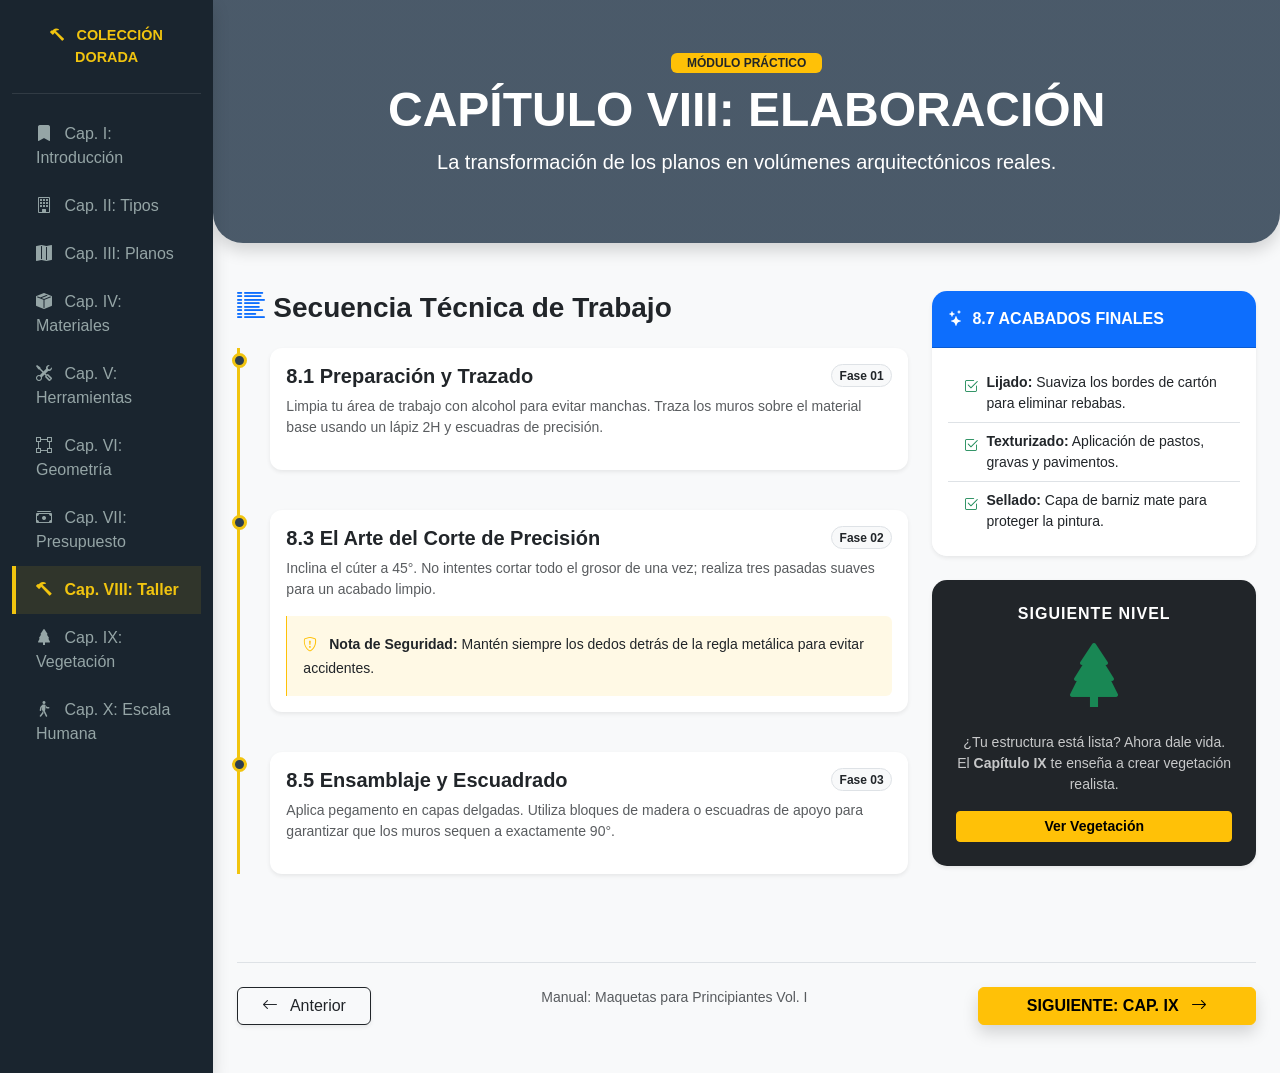
<file: CAPITULO8.html>
<!DOCTYPE html>
<html lang="es">
<head>
    <meta charset="UTF-8">
    <meta name="viewport" content="width=device-width, initial-scale=1.0">
    <title>Capítulo 8: Elaboración - Colección Dorada</title>
    <link href="https://cdn.jsdelivr.net/npm/bootstrap@5.3.0/dist/css/bootstrap.min.css" rel="stylesheet">
    <link rel="stylesheet" href="https://cdn.jsdelivr.net/npm/bootstrap-icons@1.11.0/font/bootstrap-icons.css">
    <style>
        :root { 
            --arch-primary: #2c3e50; 
            --arch-accent: #f1c40f; 
            --arch-dark: #1a252f;
        }
        
        body { font-family: 'Open Sans', sans-serif; background-color: #f8f9fa; color: #333; }
        
        /* Sidebar Unificado */
        .sidebar { background: var(--arch-dark); color: white; min-height: 100vh; position: sticky; top: 0; z-index: 1000; }
        .sidebar-header { color: var(--arch-accent); padding: 25px 15px; text-transform: uppercase; font-weight: 700; border-bottom: 1px solid rgba(255,255,255,0.1); font-size: 0.9rem; }
        .nav-link { color: #95a5a6; padding: 12px 20px; transition: 0.3s; border-left: 4px solid transparent; }
        .nav-link:hover { color: var(--arch-accent); background: rgba(255,255,255,0.05); }
        .nav-link.active { color: var(--arch-accent); background: rgba(241, 196, 15, 0.1); border-left: 4px solid var(--arch-accent); font-weight: 600; }

        /* Estilo de Línea de Tiempo */
        .timeline { border-left: 3px solid var(--arch-accent); position: relative; padding-left: 30px; }
        .timeline-item { position: relative; margin-bottom: 40px; }
        .timeline-item::before { 
            content: ""; position: absolute; left: -38px; top: 5px; 
            width: 15px; height: 15px; background: var(--arch-primary); 
            border: 3px solid var(--arch-accent); border-radius: 50%; 
        }
        
        .step-card { border: none; border-radius: 12px; transition: 0.3s; background: white; border-bottom: 3px solid transparent; }
        .step-card:hover { transform: translateY(-5px); box-shadow: 0 10px 20px rgba(0,0,0,0.08); border-bottom: 3px solid var(--arch-accent); }
        
        .bg-workshop { 
            background: linear-gradient(rgba(44, 62, 80, 0.85), rgba(44, 62, 80, 0.85)), url('https://images.unsplash.com/photo-1503387762-592dea58ef23?auto=format&fit=crop&q=80&w=1000'); 
            background-size: cover; color: white; padding: 50px 0; border-radius: 0 0 30px 30px;
        }

        .img-container {
            margin: 15px 0;
            border-radius: 8px;
            overflow: hidden;
            background: #e9ecef;
            min-height: 150px;
            display: flex;
            align-items: center;
            justify-content: center;
            text-align: center;
            padding: 20px;
            border: 1px dashed #ced4da;
            color: #6c757d;
            font-size: 0.85rem;
        }
    </style>
</head>
<body>

<div class="container-fluid">
    <div class="row">
        <nav class="col-md-3 col-lg-2 d-md-block sidebar shadow">
            <div class="sidebar-header text-center">
                <i class="bi bi-hammer me-2"></i> Colección Dorada
            </div>
            <ul class="nav flex-column mt-3">
                <li class="nav-item"><a class="nav-link" href="CAPITULO1.html"><i class="bi bi-bookmark-fill me-2"></i> Cap. I: Introducción</a></li>
                <li class="nav-item"><a class="nav-link" href="CAPITULO2.html"><i class="bi bi-building me-2"></i> Cap. II: Tipos</a></li>
                <li class="nav-item"><a class="nav-link" href="CAPITULO3.html"><i class="bi bi-map-fill me-2"></i> Cap. III: Planos</a></li>
                <li class="nav-item"><a class="nav-link" href="CAPITULO4.html"><i class="bi bi-box-seam-fill me-2"></i> Cap. IV: Materiales</a></li>
                <li class="nav-item"><a class="nav-link" href="CAPITULO5.html"><i class="bi bi-tools me-2"></i> Cap. V: Herramientas</a></li>
                <li class="nav-item"><a class="nav-link" href="CAPITULO6.html"><i class="bi bi-bounding-box me-2"></i> Cap. VI: Geometría</a></li>
                <li class="nav-item"><a class="nav-link" href="CAPITULO7.html"><i class="bi bi-cash-stack me-2"></i> Cap. VII: Presupuesto</a></li>
                <li class="nav-item"><a class="nav-link active" href="CAPITULO8.html"><i class="bi bi-hammer me-2"></i> Cap. VIII: Taller</a></li>
                <li class="nav-item"><a class="nav-link" href="CAPITULO9.html"><i class="bi bi-tree-fill me-2"></i> Cap. IX: Vegetación</a></li>
                <li class="nav-item"><a class="nav-link" href="CAPITULO10.html"><i class="bi bi-person-walking me-2"></i> Cap. X: Escala Humana</a></li>
            </ul>
        </nav>

        <main class="col-md-9 ms-sm-auto col-lg-10 p-0">
            <header class="bg-workshop text-center shadow">
                <div class="container px-4">
                    <span class="badge bg-warning text-dark mb-2 px-3 fw-bold">MÓDULO PRÁCTICO</span>
                    <h1 class="display-5 fw-bold text-uppercase">Capítulo VIII: Elaboración</h1>
                    <p class="lead opacity-90">La transformación de los planos en volúmenes arquitectónicos reales.</p>
                </div>
            </header>

            <div class="container my-5 px-4">
                <div class="row g-4">
                    <div class="col-lg-8">
                        <h3 class="mb-4 fw-bold text-dark"><i class="bi bi-list-columns-reverse me-2 text-primary"></i>Secuencia Técnica de Trabajo</h3>
                        
                        <div class="timeline">
                            <div class="timeline-item">
                                <div class="card step-card shadow-sm border-0">
                                    <div class="card-body">
                                        <div class="d-flex justify-content-between align-items-start">
                                            <h5 class="fw-bold">8.1 Preparación y Trazado</h5>
                                            <span class="badge rounded-pill bg-light text-dark border">Fase 01</span>
                                        </div>
                                        <p class="small text-muted">Limpia tu área de trabajo con alcohol para evitar manchas. Traza los muros sobre el material base usando un lápiz 2H y escuadras de precisión.</p>
                                        
                                    </div>
                                </div>
                            </div>

                            <div class="timeline-item">
                                <div class="card step-card shadow-sm border-0">
                                    <div class="card-body">
                                        <div class="d-flex justify-content-between align-items-start">
                                            <h5 class="fw-bold">8.3 El Arte del Corte de Precisión</h5>
                                            <span class="badge rounded-pill bg-light text-dark border">Fase 02</span>
                                        </div>
                                        <p class="small text-muted">Inclina el cúter a 45°. No intentes cortar todo el grosor de una vez; realiza tres pasadas suaves para un acabado limpio.</p>
                                        
                                        <div class="p-3 bg-warning bg-opacity-10 border-start border-warning rounded-end mt-3">
                                            <small><i class="bi bi-shield-exclamation text-warning me-2"></i> <strong>Nota de Seguridad:</strong> Mantén siempre los dedos detrás de la regla metálica para evitar accidentes.</small>
                                        </div>
                                    </div>
                                </div>
                            </div>

                            <div class="timeline-item">
                                <div class="card step-card shadow-sm border-0">
                                    <div class="card-body">
                                        <div class="d-flex justify-content-between align-items-start">
                                            <h5 class="fw-bold">8.5 Ensamblaje y Escuadrado</h5>
                                            <span class="badge rounded-pill bg-light text-dark border">Fase 03</span>
                                        </div>
                                        <p class="small text-muted">Aplica pegamento en capas delgadas. Utiliza bloques de madera o escuadras de apoyo para garantizar que los muros sequen a exactamente 90°.</p>
                                        
                                    </div>
                                </div>
                            </div>
                        </div>
                    </div>

                    <div class="col-lg-4">
                        <div class="card border-0 mb-4 shadow-sm overflow-hidden" style="border-radius: 15px;">
                            <div class="card-header bg-primary text-white fw-bold py-3">
                                <i class="bi bi-stars me-2"></i>8.7 ACABADOS FINALES
                            </div>
                            <div class="card-body bg-white">
                                <ul class="list-group list-group-flush small">
                                    <li class="list-group-item d-flex align-items-start">
                                        <i class="bi bi-check2-square text-success me-2 mt-1"></i>
                                        <span><strong>Lijado:</strong> Suaviza los bordes de cartón para eliminar rebabas.</span>
                                    </li>
                                    <li class="list-group-item d-flex align-items-start">
                                        <i class="bi bi-check2-square text-success me-2 mt-1"></i>
                                        <span><strong>Texturizado:</strong> Aplicación de pastos, gravas y pavimentos.</span>
                                    </li>
                                    <li class="list-group-item d-flex align-items-start">
                                        <i class="bi bi-check2-square text-success me-2 mt-1"></i>
                                        <span><strong>Sellado:</strong> Capa de barniz mate para proteger la pintura.</span>
                                    </li>
                                </ul>
                                
                            </div>
                        </div>

                        <div class="card bg-dark text-white p-4 shadow-sm text-center border-0" style="border-radius: 15px;">
                            <h6 class="fw-bold mb-3 text-uppercase" style="letter-spacing: 1px;">Siguiente Nivel</h6>
                            <i class="bi bi-tree-fill display-3 text-success mb-3"></i>
                            <p class="small opacity-75">¿Tu estructura está lista? Ahora dale vida. El <strong>Capítulo IX</strong> te enseña a crear vegetación realista.</p>
                            <a href="CAPITULO9.html" class="btn btn-warning btn-sm fw-bold px-4">Ver Vegetación</a>
                        </div>
                    </div>
                </div>

                <div class="d-flex justify-content-between mt-5 pt-4 border-top">
                    <a href="CAPITULO7.html" class="btn btn-outline-dark px-4 shadow-sm"><i class="bi bi-arrow-left me-2"></i> Anterior</a>
                    <div class="text-center d-none d-md-block text-muted small">
                        Manual: Maquetas para Principiantes Vol. I
                    </div>
                    <a href="CAPITULO9.html" class="btn btn-warning px-5 fw-bold shadow">SIGUIENTE: CAP. IX <i class="bi bi-arrow-right ms-2"></i></a>
                </div>
            </div>
        </main>
    </div>
</div>

<script src="https://cdn.jsdelivr.net/npm/bootstrap@5.3.0/dist/js/bootstrap.bundle.min.js"></script>
</body>
</html>
</file>
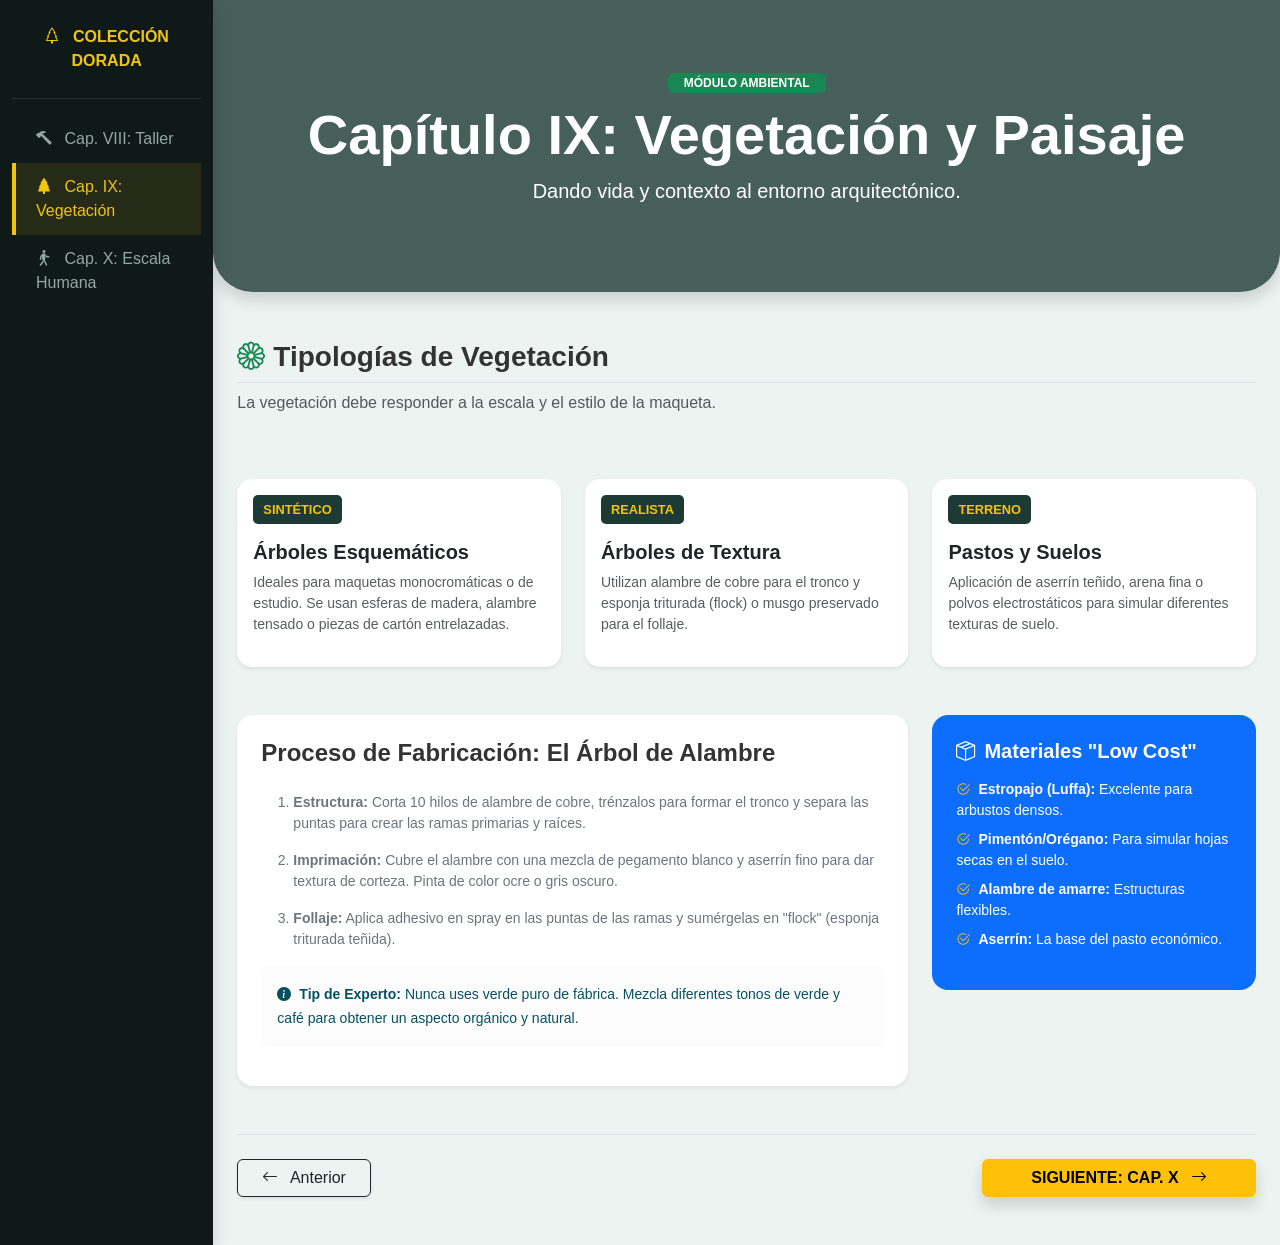
<file: CAPITULO9.html>
<!DOCTYPE html>
<html lang="es">
<head>
    <meta charset="UTF-8">
    <meta name="viewport" content="width=device-width, initial-scale=1.0">
    <title>Capítulo 9: Paisajismo - Colección Dorada</title>
    <link href="https://cdn.jsdelivr.net/npm/bootstrap@5.3.0/dist/css/bootstrap.min.css" rel="stylesheet">
    <link rel="stylesheet" href="https://cdn.jsdelivr.net/npm/bootstrap-icons@1.11.0/font/bootstrap-icons.css">
    <style>
        :root { 
            --arch-primary: #1e3a34; /* Verde bosque profundo */
            --arch-accent: #f1c40f; 
            --arch-dark: #0f1a18;
            --nature-light: #ecf3f0;
        }
        
        body { font-family: 'Segoe UI', sans-serif; background-color: var(--nature-light); color: #333; }
        
        /* Sidebar Estilo Naturaleza */
        .sidebar { background: var(--arch-dark); color: white; min-height: 100vh; position: sticky; top: 0; z-index: 1000; }
        .sidebar-header { color: var(--arch-accent); padding: 25px 15px; text-transform: uppercase; font-weight: 700; border-bottom: 1px solid rgba(255,255,255,0.1); }
        .nav-link { color: #95a5a6; padding: 12px 20px; transition: 0.3s; border-left: 4px solid transparent; }
        .nav-link:hover { color: var(--arch-accent); background: rgba(255,255,255,0.05); }
        .nav-link.active { color: var(--arch-accent); background: rgba(241, 196, 15, 0.1); border-left: 4px solid var(--arch-accent); }

        /* Hero Paisajismo */
        .bg-nature { 
            background: linear-gradient(rgba(30, 58, 52, 0.8), rgba(30, 58, 52, 0.8)), url('https://images.unsplash.com/photo-1585320806297-9794b3e4eeae?auto=format&fit=crop&q=80&w=1200'); 
            background-size: cover; color: white; padding: 70px 0; border-radius: 0 0 40px 40px;
        }

        .nature-card { border: none; border-radius: 15px; background: white; transition: 0.3s; height: 100%; }
        .nature-card:hover { transform: translateY(-10px); box-shadow: 0 15px 30px rgba(0,0,0,0.1); }
        
        .botanical-badge { background: var(--arch-primary); color: var(--arch-accent); font-weight: bold; border-radius: 5px; padding: 5px 10px; font-size: 0.8rem; }
    </style>
</head>
<body>

<div class="container-fluid">
    <div class="row">
        <nav class="col-md-3 col-lg-2 d-md-block sidebar shadow">
            <div class="sidebar-header text-center">
                <i class="bi bi-tree me-2"></i> Colección Dorada
            </div>
            <ul class="nav flex-column mt-3">
                <li class="nav-item"><a class="nav-link" href="CAPITULO8.html"><i class="bi bi-hammer me-2"></i> Cap. VIII: Taller</a></li>
                <li class="nav-item"><a class="nav-link active" href="CAPITULO9.html"><i class="bi bi-tree-fill me-2"></i> Cap. IX: Vegetación</a></li>
                <li class="nav-item"><a class="nav-link" href="CAPITULO10.html"><i class="bi bi-person-walking me-2"></i> Cap. X: Escala Humana</a></li>
            </ul>
        </nav>

        <main class="col-md-9 ms-sm-auto col-lg-10 p-0">
            <header class="bg-nature text-center shadow">
                <div class="container">
                    <span class="badge bg-success mb-2 px-3">MÓDULO AMBIENTAL</span>
                    <h1 class="display-4 fw-bold">Capítulo IX: Vegetación y Paisaje</h1>
                    <p class="lead opacity-90">Dando vida y contexto al entorno arquitectónico.</p>
                </div>
            </header>

            <div class="container my-5 px-4">
                <div class="row g-4">
                    <div class="col-md-12 mb-4">
                        <h3 class="fw-bold border-bottom pb-2"><i class="bi bi-flower1 me-2 text-success"></i>Tipologías de Vegetación</h3>
                        <p class="text-muted">La vegetación debe responder a la escala y el estilo de la maqueta.</p>
                    </div>

                    <div class="col-md-4">
                        <div class="card nature-card shadow-sm">
                            <div class="card-body">
                                <span class="botanical-badge mb-3 d-inline-block">SINTÉTICO</span>
                                <h5 class="fw-bold">Árboles Esquemáticos</h5>
                                <p class="small text-muted">Ideales para maquetas monocromáticas o de estudio. Se usan esferas de madera, alambre tensado o piezas de cartón entrelazadas.</p>
                                
                            </div>
                        </div>
                    </div>

                    <div class="col-md-4">
                        <div class="card nature-card shadow-sm">
                            <div class="card-body">
                                <span class="botanical-badge mb-3 d-inline-block">REALISTA</span>
                                <h5 class="fw-bold">Árboles de Textura</h5>
                                <p class="small text-muted">Utilizan alambre de cobre para el tronco y esponja triturada (flock) o musgo preservado para el follaje.</p>
                                
                            </div>
                        </div>
                    </div>

                    <div class="col-md-4">
                        <div class="card nature-card shadow-sm">
                            <div class="card-body">
                                <span class="botanical-badge mb-3 d-inline-block">TERRENO</span>
                                <h5 class="fw-bold">Pastos y Suelos</h5>
                                <p class="small text-muted">Aplicación de aserrín teñido, arena fina o polvos electrostáticos para simular diferentes texturas de suelo.</p>
                                
                            </div>
                        </div>
                    </div>

                    <div class="col-lg-8 mt-5">
                        <div class="p-4 bg-white rounded-4 shadow-sm">
                            <h4 class="fw-bold mb-4">Proceso de Fabricación: El Árbol de Alambre</h4>
                            <ol class="small text-secondary">
                                <li class="mb-3"><strong>Estructura:</strong> Corta 10 hilos de alambre de cobre, trénzalos para formar el tronco y separa las puntas para crear las ramas primarias y raíces.</li>
                                <li class="mb-3"><strong>Imprimación:</strong> Cubre el alambre con una mezcla de pegamento blanco y aserrín fino para dar textura de corteza. Pinta de color ocre o gris oscuro.</li>
                                <li class="mb-3"><strong>Follaje:</strong> Aplica adhesivo en spray en las puntas de las ramas y sumérgelas en "flock" (esponja triturada teñida).</li>
                            </ol>
                            <div class="alert alert-info border-0 bg-light-subtle">
                                <small><i class="bi bi-info-circle-fill me-2"></i><strong>Tip de Experto:</strong> Nunca uses verde puro de fábrica. Mezcla diferentes tonos de verde y café para obtener un aspecto orgánico y natural.</small>
                            </div>
                        </div>
                    </div>

                    <div class="col-lg-4 mt-5">
                        <div class="card bg-primary text-white border-0 rounded-4">
                            <div class="card-body p-4">
                                <h5 class="fw-bold mb-3"><i class="bi bi-box-seam me-2"></i>Materiales "Low Cost"</h5>
                                <ul class="list-unstyled small">
                                    <li class="mb-2"><i class="bi bi-check2-circle me-2 text-warning"></i><strong>Estropajo (Luffa):</strong> Excelente para arbustos densos.</li>
                                    <li class="mb-2"><i class="bi bi-check2-circle me-2 text-warning"></i><strong>Pimentón/Orégano:</strong> Para simular hojas secas en el suelo.</li>
                                    <li class="mb-2"><i class="bi bi-check2-circle me-2 text-warning"></i><strong>Alambre de amarre:</strong> Estructuras flexibles.</li>
                                    <li class="mb-2"><i class="bi bi-check2-circle me-2 text-warning"></i><strong>Aserrín:</strong> La base del pasto económico.</li>
                                </ul>
                            </div>
                        </div>
                    </div>
                </div>

                <div class="d-flex justify-content-between mt-5 pt-4 border-top">
                    <a href="CAPITULO8.html" class="btn btn-outline-dark px-4 shadow-sm"><i class="bi bi-arrow-left me-2"></i> Anterior</a>
                    <a href="CAPITULO10.html" class="btn btn-warning px-5 fw-bold shadow">SIGUIENTE: CAP. X <i class="bi bi-arrow-right ms-2"></i></a>
                </div>
            </div>
        </main>
    </div>
</div>

<script src="https://cdn.jsdelivr.net/npm/bootstrap@5.3.0/dist/js/bootstrap.bundle.min.js"></script>
</body>
</html>
</file>
